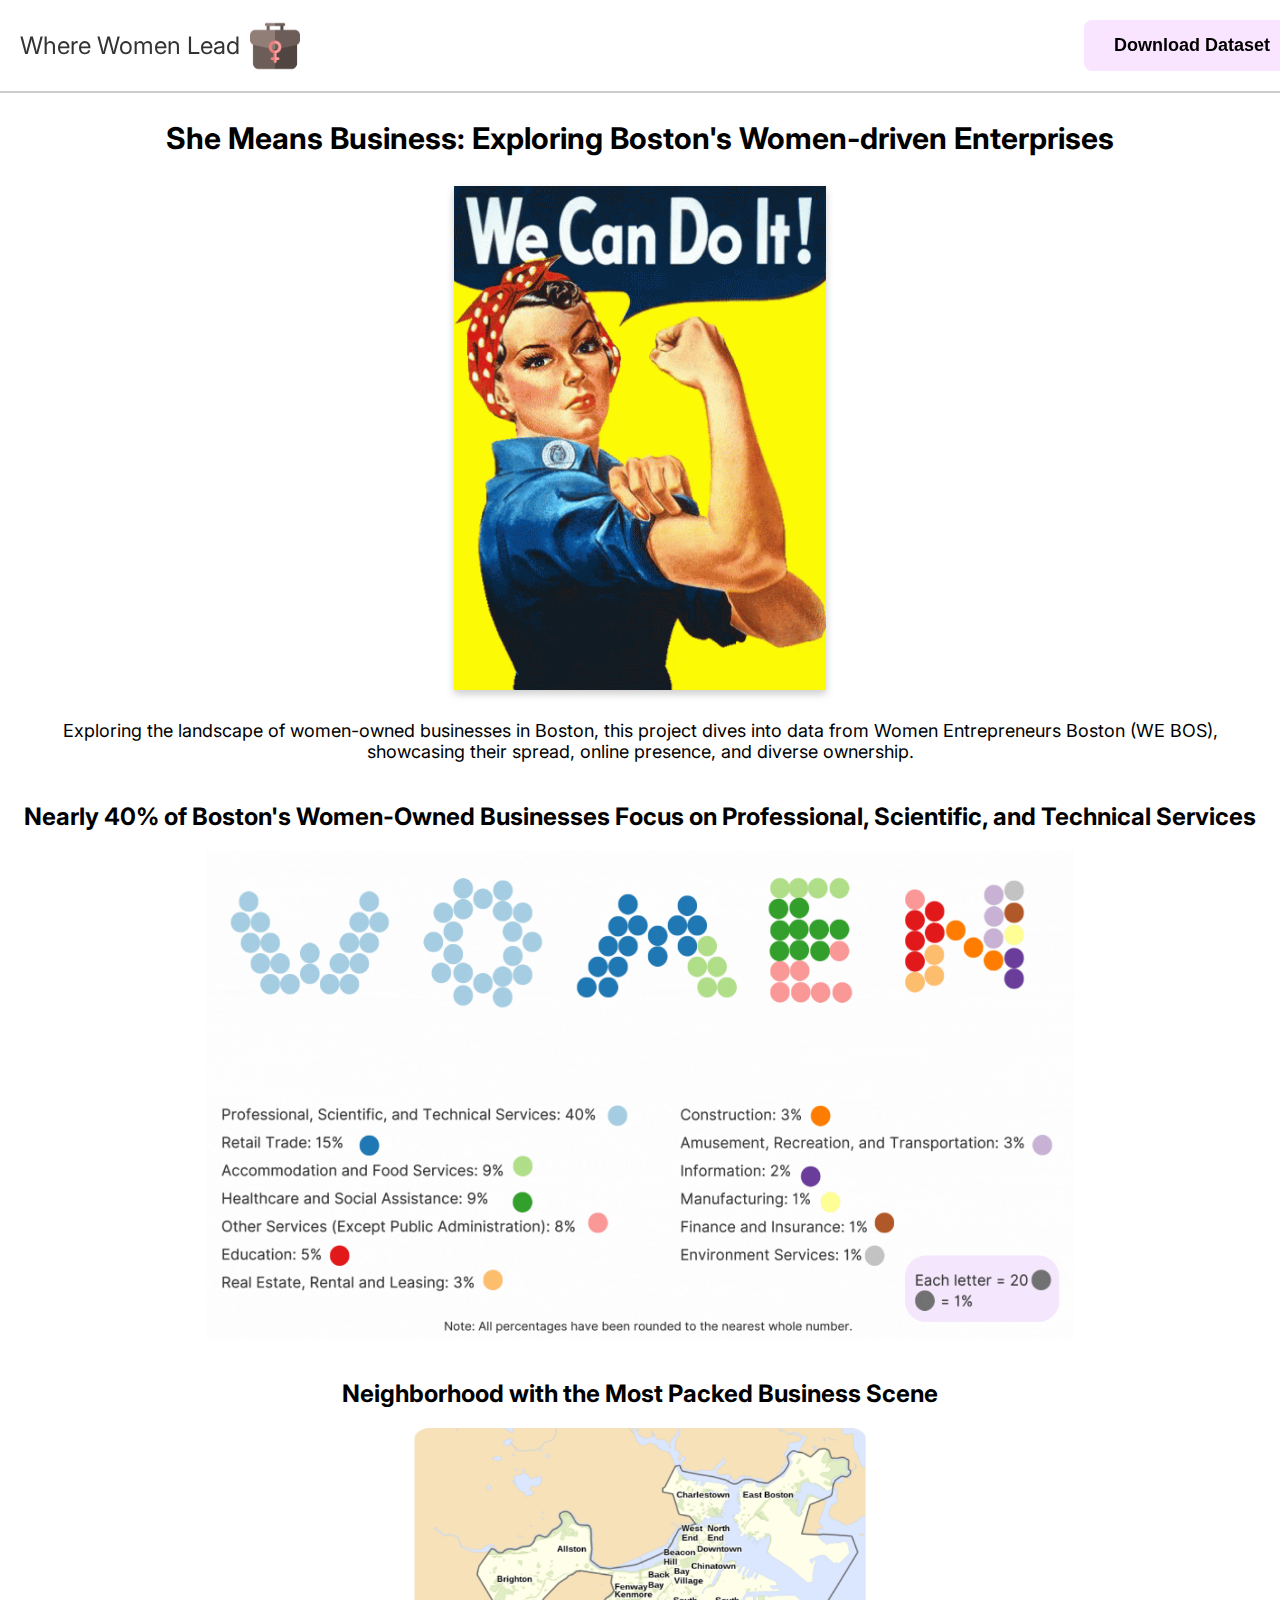
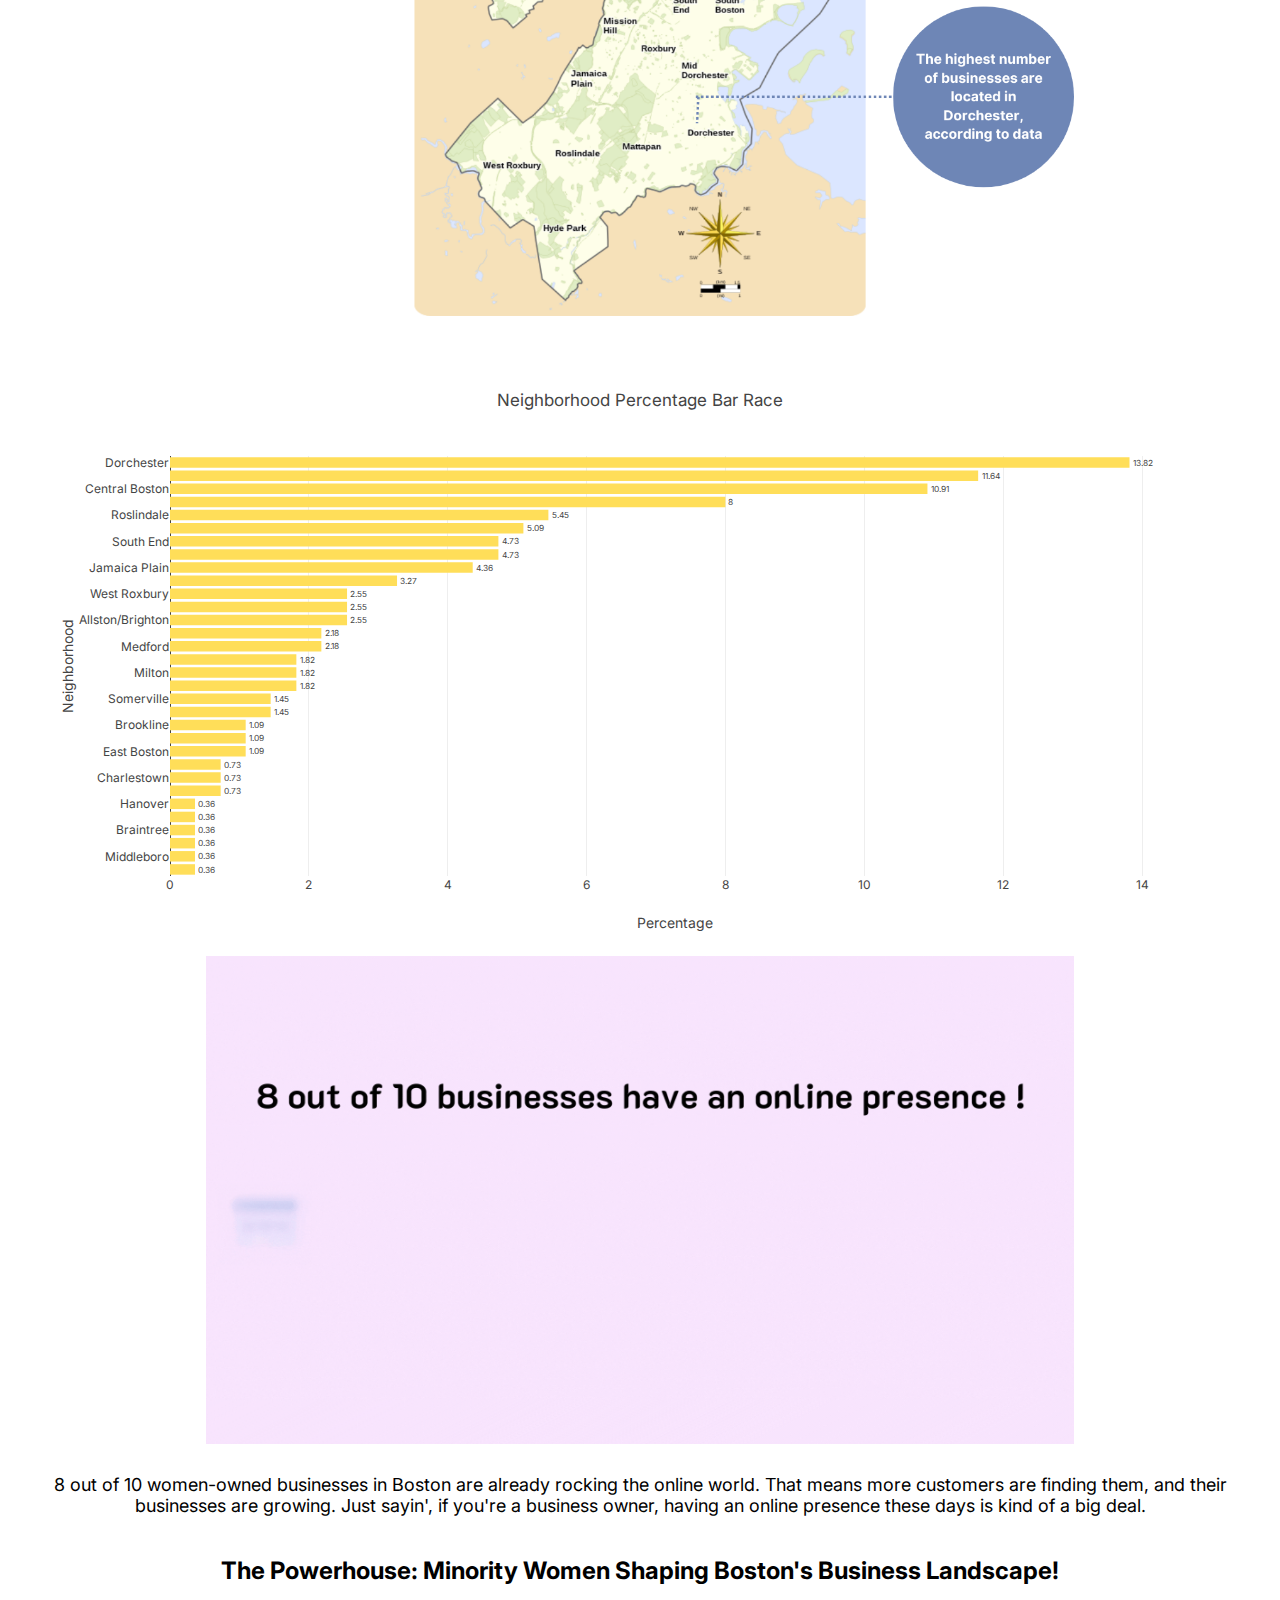
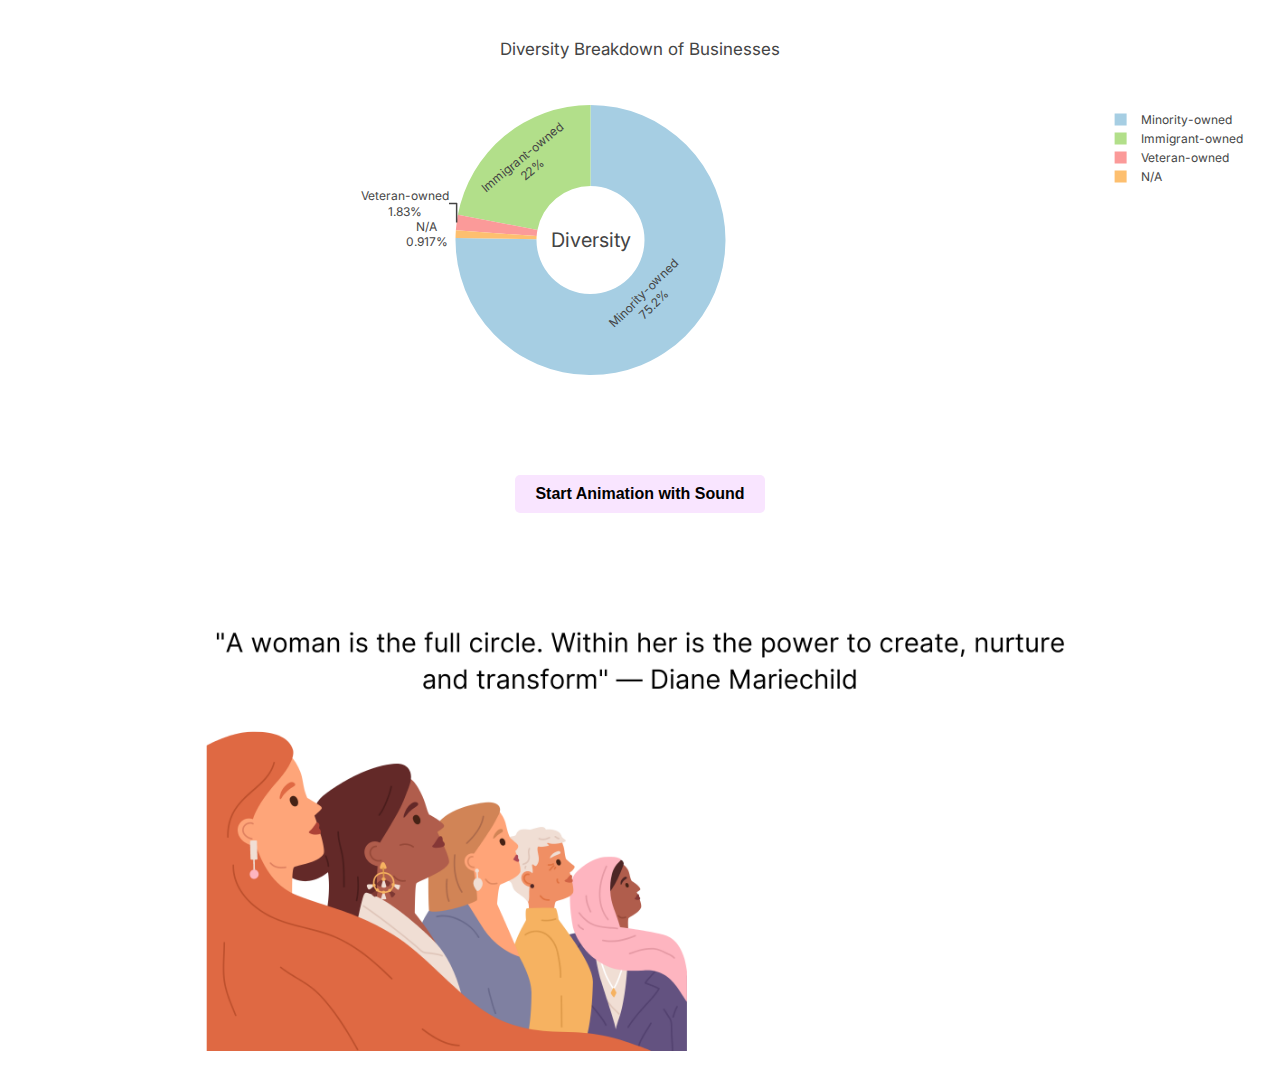
<file: Women_owned_Businesses/index.html>
<!DOCTYPE html>
<html lang="en">

<head>
    <meta charset="UTF-8">
    <meta name="viewport" content="width=device-width, initial-scale=1.0">
    <title>Women Owned Businesses:Boston</title>
    <link href="https://fonts.googleapis.com/css2?family=Inter:wght@100;200;300;400;500;600;700;800;900&display=swap"
        rel="stylesheet">
    <link rel="stylesheet" href="styles.css">
    <style>
        #start-animation {
            display: inline-block;
            margin: 20px auto 0;
            padding: 10px 20px;
            font-size: 16px;
            font-weight: bold;
            color: black;
            background-color: #F9E5FF;
            border: none;
            border-radius: 5px;
            cursor: pointer;
            text-align: center;
        }

        #start-animation:hover {
            background-color: #e1ccf1;
        }

        .dropdown {
            position: relative;
            display: inline-block;
            margin-left: auto;
        }

        .dropbtn {
            background-color: #F9E5FF;
            color: black;
            padding: 15px 30px;
            /* Increased size */
            font-size: 18px;
            /* Increased font size */
            font-weight: bold;
            border: none;
            border-radius: 8px;
            cursor: pointer;
        }

        .dropdown-content {
            display: none;
            position: absolute;
            background-color: #f9f9f9;
            min-width: 160px;
            box-shadow: 0px 8px 16px 0px rgba(0, 0, 0, 0.2);
            z-index: 1;
            border-radius: 8px;
            overflow: hidden;
        }

        .dropdown-content a {
            color: black;
            padding: 12px 16px;
            text-decoration: none;
            display: block;
            font-family: 'Inter', sans-serif;
            font-size: 14px;
            /* Smaller font size for dropdown items */
        }

        .dropdown-content a:hover {
            background-color: #f1f1f1;
        }

        .dropdown:hover .dropdown-content {
            display: block;
        }

        .dropdown:hover .dropbtn {
            background-color: #e1ccf1;
        }

        body {
            scroll-behavior: smooth;
        }

        .fade-in {
            animation: fadeIn 2s;
        }

        @keyframes fadeIn {
            from {
                opacity: 0;
            }

            to {
                opacity: 1;
            }
        }
    </style>
</head>

<body>
    <header id="mainHeader">
        <span>Where Women Lead</span>
        <img src="logo.png" alt="Logo" id="logo">
        <div class="dropdown">
            <button class="dropbtn">Download Dataset</button>
            <div class="dropdown-content">
                <a href="cleaned_dataset.csv" download>Cleaned Dataset</a>
                <a href="original_dataset.csv" download>Original Dataset</a>
            </div>
        </div>
    </header>
    <div class="content">
        <h1>She Means Business: Exploring Boston's Women-driven Enterprises</h1>
        <div class="image-container">
            <img src="Rosie the Riveter Illustration.gif" alt="Rosie the Riveter Illustration"
                class="content-image first-image">
        </div>
        <p>Exploring the landscape of women-owned businesses in Boston, this project dives into data from Women
            Entrepreneurs Boston (WE BOS), showcasing their spread, online presence, and diverse ownership.</p>
        <h2>Nearly 40% of Boston's Women-Owned Businesses Focus on Professional, Scientific, and Technical Services</h2>
        <div class="image-container second-image-container">
            <img src="Business types.gif" alt="Business types break down" class="content-image second-image">
        </div>
        <h2>Neighborhood with the Most Packed Business Scene</h2>
        <div class="image-container second-image-container">
            <img src="Map.png" alt="Neighborhood with the Most Packed Business Scene"
                class="content-image second-image">
        </div>
        <div id="bar-race" style="width: 100%; height: 600px; margin-top: 40px;" class="fade-in"></div>
        <div class="image-container second-image-container">
            <img src="Online presence.gif" alt="Online presence" class="content-image second-image">
        </div>
        <p>8 out of 10 women-owned businesses in Boston are already rocking the online world. That means more customers
            are finding them, and their businesses are growing. Just sayin', if you're a business owner, having an
            online
            presence these days is kind of a big deal.</p>
        <h2>The Powerhouse: Minority Women Shaping Boston's Business Landscape!</h2>
        <div id="donut-chart" class="fade-in"></div>
        <button id="start-animation">Start Animation with Sound</button>
        <div class="image-container second-image-container"></div>
        <img src="Diversity.png" alt="Diversity Image" class="content-image second-image" style="margin-top: 20px;">
    </div>
    <audio id="chart-sound" src="winning.mp3"></audio>
    </div>
    <script src="script.js"></script>
    <script src="https://cdn.plot.ly/plotly-latest.min.js"></script>
    <script>
        // Data for the bar race
        const neighborhoods = [
            "Dorchester", "Back Bay/Beacon Hill", "Central Boston", "Roxbury",
            "Roslindale", "South Boston", "South End", "Hyde Park", "Jamaica Plain",
            "Mattapan", "West Roxbury", "Fenway/Kenmore", "Allston/Brighton", "Brockton",
            "Medford", "Melrose", "Milton", "Cambridge", "Somerville", "Quincy",
            "Brookline", "Malden", "East Boston", "Everett", "Charlestown", "Randolph",
            "Hanover", "Revere", "Braintree", "North Easton", "Middleboro", "Winthrop"
        ];

        const percentages = [
            13.82, 11.64, 10.91, 8.00, 5.45, 5.09, 4.73, 4.73, 4.36,
            3.27, 2.55, 2.55, 2.55, 2.18, 2.18, 1.82, 1.82, 1.82, 1.45,
            1.45, 1.09, 1.09, 1.09, 0.73, 0.73, 0.73, 0.36, 0.36, 0.36,
            0.36, 0.36, 0.36
        ];

        // Function to update the plot
        function updatePlot(frame) {
            const sortedData = frame.map((value, index) => [neighborhoods[index], value])
                .sort((a, b) => b[1] - a[1]);

            const sortedNeighborhoods = sortedData.map(item => item[0]);
            const sortedPercentages = sortedData.map(item => item[1]);

            Plotly.update('bar-race', {
                x: [sortedPercentages],
                y: [sortedNeighborhoods],
                text: [sortedPercentages.map(String)],
                textposition: 'outside'
            });
        }

        // Initial plot setup
        Plotly.newPlot('bar-race', [{
            type: 'bar',
            x: percentages,
            y: neighborhoods,
            orientation: 'h',
            text: percentages.map(String),
            textposition: 'outside',
            marker: {
                color: '#FFDE59'
            }
        }], {
            title: 'Neighborhood Percentage Bar Race',
            xaxis: { title: 'Percentage' },
            yaxis: { title: 'Neighborhood', autorange: 'reversed' },
            margin: { l: 150 }, // Increased left margin
            showlegend: false,
            font: {
                family: 'Inter, sans-serif'
            }
        });

        // Simulate the bar race
        let frame = percentages.map(p => p / 20); // start with lower values for the animation effect
        const totalFrames = 20;
        const interval = 200;

        function animate() {
            let currentFrame = 0;
            const intervalId = setInterval(() => {
                if (currentFrame < totalFrames) {
                    frame = frame.map((value, index) => Math.min(percentages[index], value + percentages[index] / totalFrames));
                    updatePlot(frame);
                    currentFrame++;
                } else {
                    clearInterval(intervalId);
                }
            }, interval);
        }

        const observerBarRace = new IntersectionObserver(entries => {
            entries.forEach(entry => {
                if (entry.isIntersecting) {
                    animate();
                    observerBarRace.unobserve(entry.target);
                }
            });
        });

        observerBarRace.observe(document.getElementById('bar-race'));
    </script>
    <script>
        // Data for the donut chart
        const labels = ['Minority-owned', 'Immigrant-owned', 'Veteran-owned', 'N/A'];
        const values = [164, 48, 4, 2];
        const colors = ['#a6cee3', '#b2df8a', '#fb9a99', '#fdbf6f'];

        const data = [{
            type: 'pie',
            labels: labels,
            values: values,
            hole: 0.4,
            textinfo: 'label+percent',
            hoverinfo: 'label+percent+value',
            marker: { colors: colors },
            sort: false
        }];

        const layout = {
            title: 'Diversity Breakdown of Businesses',
            annotations: [{
                font: { size: 20 },
                showarrow: false,
                text: 'Diversity',
                x: 0.5,
                y: 0.5
            }],
            showlegend: true,
            font: {
                family: 'Inter, sans-serif' // Set the font to Inter
            }
        };

        // Initialize the plot
        Plotly.newPlot('donut-chart', data, layout);

        // Add sound element
        const chartSound = document.getElementById('chart-sound');

        // Animate the filling of the donut chart
        let currentValue = 0;
        const totalValue = values.reduce((a, b) => a + b, 0);
        const increment = 1;

        function animateDonutChart() {
            if (currentValue === 0) {
                chartSound.play(); // Play sound when animation starts
            }
            if (currentValue < totalValue) {
                currentValue += increment;
                const currentValues = values.map(value => Math.min(value, currentValue));

                Plotly.animate('donut-chart', {
                    data: [{
                        values: currentValues
                    }],
                    traces: [0],
                    layout: {}
                }, {
                    transition: {
                        duration: 50
                    },
                    frame: {
                        duration: 50,
                        redraw: true
                    }
                });

                requestAnimationFrame(animateDonutChart);
            } else {
                // Ensure the final state is displayed correctly
                Plotly.animate('donut-chart', {
                    data: [{
                        values: values
                    }],
                    traces: [0],
                    layout: {}
                }, {
                    transition: {
                        duration: 50
                    },
                    frame: {
                        duration: 50,
                        redraw: true
                    }
                });
            }
        }

        const observerDonutChart = new IntersectionObserver(entries => {
            entries.forEach(entry => {
                if (entry.isIntersecting) {
                    animateDonutChart();
                    observerDonutChart.unobserve(entry.target);
                }
            });
        });

        observerDonutChart.observe(document.getElementById('donut-chart'));
    </script>
</body>

</html>
</file>
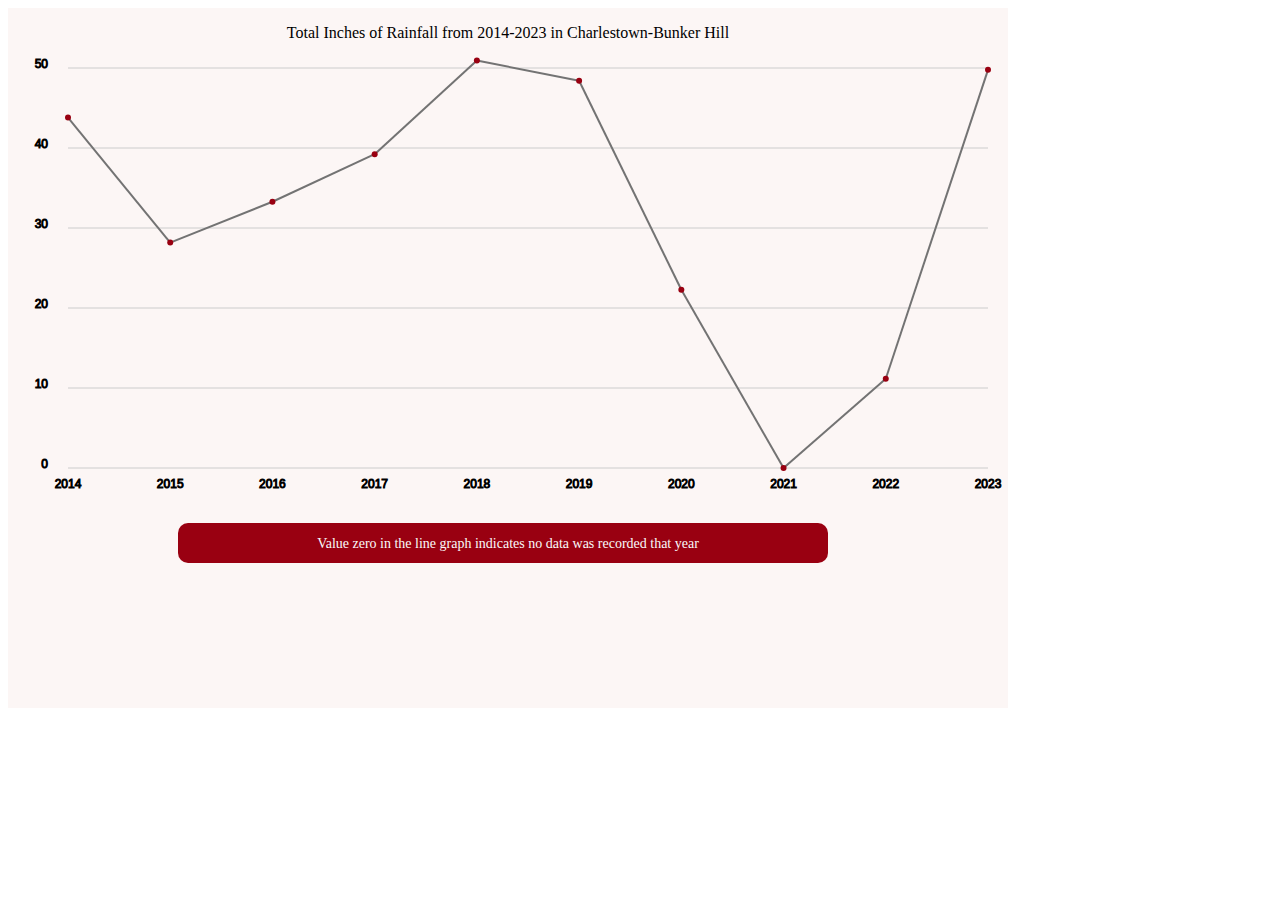
<file: Rainfall Data - Charlestown - Bunker Hill/SVGfile.html>
<!DOCTYPE html>
<html lang="en">
<head>
    <meta charset="UTF-8">
    <meta name="viewport" content="width=device-width, initial-scale=1.0">
    <title>Rainfall Chart</title>
</head>
<body>
    <svg width="1000" height="700" xmlns="http://www.w3.org/2000/svg">
        <rect width="100%" height="100%" fill="#fcf6f5" />
        <line x1="60" y1="460.0" x2="980" y2="460.0" stroke="#ccc" stroke-width="1" />
        <line x1="60" y1="380.0" x2="980" y2="380.0" stroke="#ccc" stroke-width="1" />
        <line x1="60" y1="300.0" x2="980" y2="300.0" stroke="#ccc" stroke-width="1" />
        <line x1="60" y1="220.0" x2="980" y2="220.0" stroke="#ccc" stroke-width="1" />
        <line x1="60" y1="140.0" x2="980" y2="140.0" stroke="#ccc" stroke-width="1" />
        <line x1="60" y1="60.0" x2="980" y2="60.0" stroke="#ccc" stroke-width="1" />
        <line x1="60.0" y1="109.60000000000002" x2="162.22222222222223" y2="234.56" stroke="#737373" stroke-width="2" />
        <line x1="162.22222222222223" y1="234.56" x2="264.44444444444446" y2="193.76" stroke="#737373" stroke-width="2" />
        <line x1="264.44444444444446" y1="193.76" x2="366.6666666666667" y2="146.16000000000003" stroke="#737373" stroke-width="2" />
        <line x1="366.6666666666667" y1="146.16000000000003" x2="468.8888888888889" y2="52.48000000000002" stroke="#737373" stroke-width="2" />
        <line x1="468.8888888888889" y1="52.48000000000002" x2="571.1111111111111" y2="72.80000000000001" stroke="#737373" stroke-width="2" />
        <line x1="571.1111111111111" y1="72.80000000000001" x2="673.3333333333334" y2="281.76" stroke="#737373" stroke-width="2" />
        <line x1="673.3333333333334" y1="281.76" x2="775.5555555555557" y2="460.0" stroke="#737373" stroke-width="2" />
        <line x1="775.5555555555557" y1="460.0" x2="877.7777777777778" y2="370.72" stroke="#737373" stroke-width="2" />
        <line x1="877.7777777777778" y1="370.72" x2="980.0" y2="61.839999999999975" stroke="#737373" stroke-width="2" />
        <circle cx="60.0" cy="109.60000000000002" r="3" fill="#990011" />
        <circle cx="162.22222222222223" cy="234.56" r="3" fill="#990011" />
        <circle cx="264.44444444444446" cy="193.76" r="3" fill="#990011" />
        <circle cx="366.6666666666667" cy="146.16000000000003" r="3" fill="#990011" />
        <circle cx="468.8888888888889" cy="52.48000000000002" r="3" fill="#990011" />
        <circle cx="571.1111111111111" cy="72.80000000000001" r="3" fill="#990011" />
        <circle cx="673.3333333333334" cy="281.76" r="3" fill="#990011" />
        <circle cx="775.5555555555557" cy="460.0" r="3" fill="#990011" />
        <circle cx="877.7777777777778" cy="370.72" r="3" fill="#990011" />
        <circle cx="980.0" cy="61.839999999999975" r="3" fill="#990011" />
        <text x="500.0" y="30" font-family="Impact" font-size="16" text-anchor="middle" stroke="#black">Total Inches of Rainfall from 2014-2023 in Charlestown-Bunker Hill</text>

        <!-- X Axis Labels -->
        <text x="60" y="480" font-family="Arial" font-size="12" text-anchor="middle" stroke="black">2014</text>
        <text x="162.22222222222223" y="480" font-family="Arial" font-size="12" text-anchor="middle"  stroke="black">2015</text>
        <text x="264.44444444444446" y="480" font-family="Arial" font-size="12" text-anchor="middle"  stroke="black">2016</text>
        <text x="366.6666666666667" y="480" font-family="Arial" font-size="12" text-anchor="middle"  stroke="black">2017</text>
        <text x="468.8888888888889" y="480" font-family="Arial" font-size="12" text-anchor="middle"  stroke="black">2018</text>
        <text x="571.1111111111111" y="480" font-family="Arial" font-size="12" text-anchor="middle"  stroke="black">2019</text>
        <text x="673.3333333333334" y="480" font-family="Arial" font-size="12" text-anchor="middle"  stroke="black">2020</text>
        <text x="775.5555555555557" y="480" font-family="Arial" font-size="12" text-anchor="middle"  stroke="black">2021</text>
        <text x="877.7777777777778" y="480" font-family="Arial" font-size="12" text-anchor="middle"  stroke="black">2022</text>
        <text x="980" y="480" font-family="Arial" font-size="12" text-anchor="middle"  stroke="black">2023</text>

        <!-- Y Axis Labels -->
        <text x="40" y="460" font-family="Arial" font-size="12" text-anchor="end" stroke="black">0</text>
        <text x="40" y="380" font-family="Arial" font-size="12" text-anchor="end" stroke="black">10</text>
        <text x="40" y="300" font-family="Arial" font-size="12" text-anchor="end" stroke="black">20</text>
        <text x="40" y="220" font-family="Arial" font-size="12" text-anchor="end" stroke="black">30</text>
        <text x="40" y="140" font-family="Arial" font-size="12" text-anchor="end" stroke="black">40</text>
        <text x="40" y="60" font-family="Arial" font-size="12" text-anchor="end" stroke="black">50</text>

        <!-- Additional Information Rectangle and Text -->
        <rect x="170" y="515" width="650" height="40" fill="#990011" rx="10" ry="10" />
        <text x="500" y="540" font-family="Impact" font-size="14" fill="#F9F9F9" text-anchor="middle">Value zero in the line graph indicates no data was recorded that year</text>
    </svg>
</body>
</html>
</file>
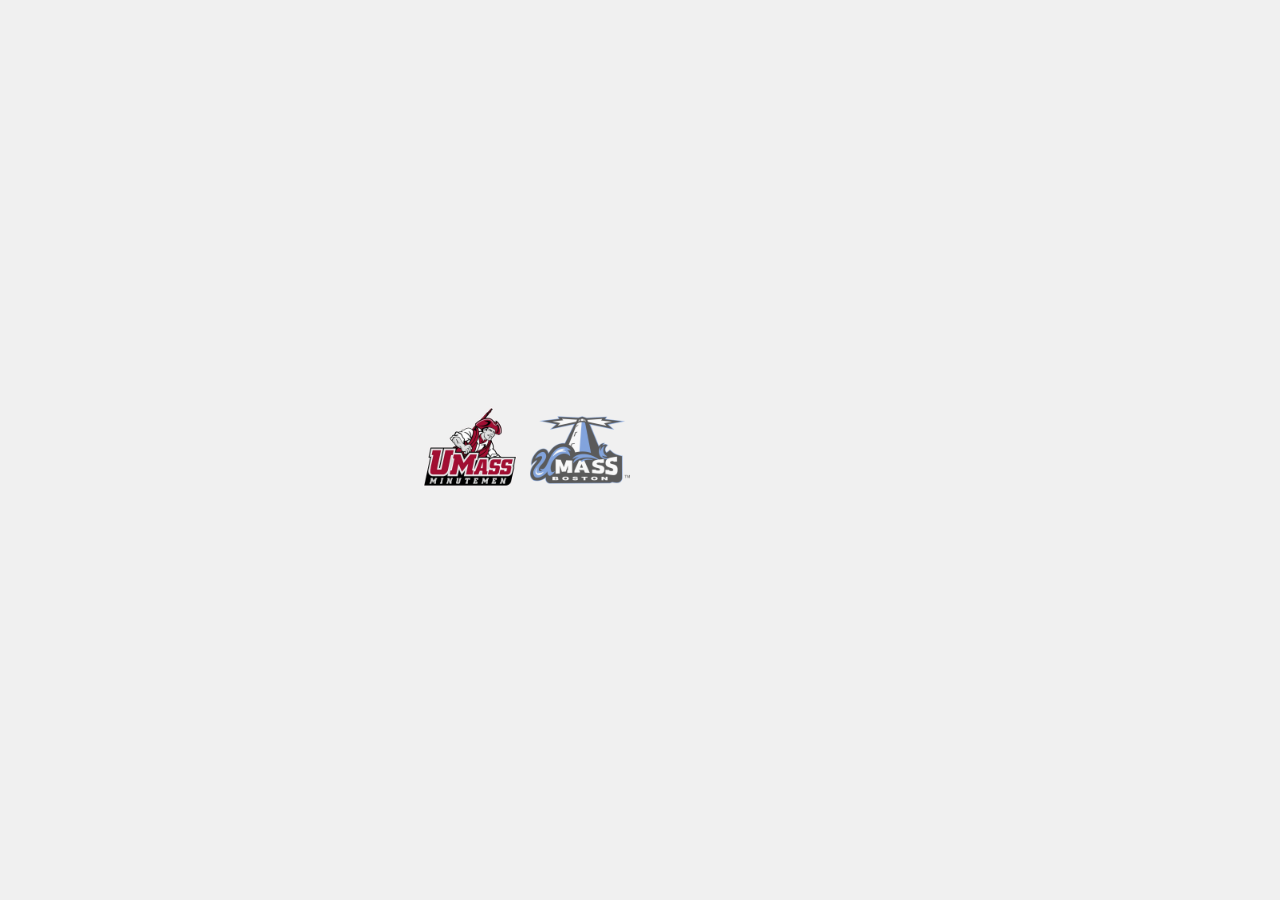
<file: Umass-campus-comparison/loading.html>
<!DOCTYPE html>
<html lang="en">

<head>
    <meta charset="UTF-8">
    <meta name="viewport" content="width=device-width, initial-scale=1.0">
    <title>Horizontal Loading Animation</title>
    <link rel="stylesheet" href="styles.css">
</head>

<body>
    <div id="loading">
        <ul>
            <li class="img-bullet"><img src="UA.png" alt="Dummy Image 1"></li>
            <li class="img-bullet"><img src="UB.png" alt="Dummy Image 2"></li>
            <li class="img-bullet"><img src="UD.png" alt="Dummy Image 3"></li>
            <li class="img-bullet"><img src="UL.png" alt="Dummy Image 4"></li>
        </ul>
    </div>
    <div id="main-content" style="display:none;">
        <h1 style="font-family: Helvetica; text-align: center;">Best UMass Campus to Work For?</h1>
        <p>This is the actual information after the loading sequence.</p>
    </div>

    <script src="https://cdnjs.cloudflare.com/ajax/libs/gsap/3.10.4/gsap.min.js"></script>
    <script src="script.js"></script>
</body>

</html>
</file>
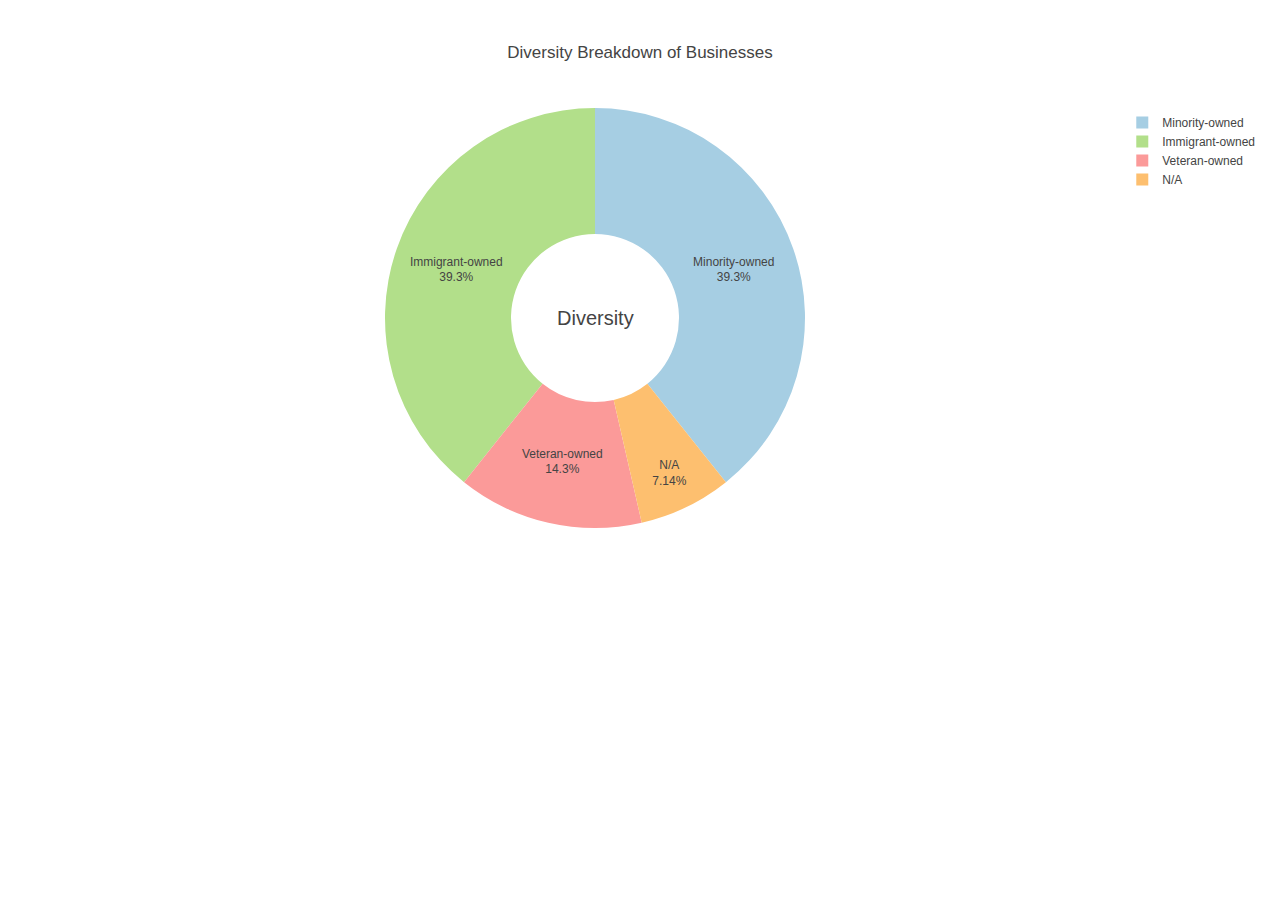
<file: Women_owned_Businesses/trail.html>
<!DOCTYPE html>
<html lang="en">

<head>
    <meta charset="UTF-8">
    <meta name="viewport" content="width=device-width, initial-scale=1.0">
    <title>Diversity Donut Chart</title>
    <script src="https://cdn.plot.ly/plotly-latest.min.js"></script>
    <link href="https://fonts.googleapis.com/css2?family=Inter:wght@400;600&display=swap" rel="stylesheet">
    <style>
        body {
            font-family: 'Inter', sans-serif;
        }

        #donut-chart {
            width: 100%;
            height: 600px;
        }
    </style>
</head>

<body>
    <div id="donut-chart"></div>
    <script>
        // Data for the donut chart
        const labels = ['Minority-owned', 'Immigrant-owned', 'Veteran-owned', 'N/A'];
        const values = [164, 48, 4, 2];
        const colors = ['#a6cee3', '#b2df8a', '#fb9a99', '#fdbf6f'];

        const data = [{
            type: 'pie',
            labels: labels,
            values: values,
            hole: 0.4,
            textinfo: 'label+percent',
            hoverinfo: 'label+percent+value',
            marker: { colors: colors },
            sort: false
        }];

        // Layout for the donut chart
        const layout = {
            title: 'Diversity Breakdown of Businesses',
            annotations: [{
                font: { size: 20 },
                showarrow: false,
                text: 'Diversity',
                x: 0.5,
                y: 0.5
            }],
            showlegend: true
        };

        // Initialize the plot
        Plotly.newPlot('donut-chart', data, layout);

        // Animate the filling of the donut chart
        let currentValue = 0;
        const totalValue = values.reduce((a, b) => a + b, 0);
        const increment = 1;

        function animate() {
            if (currentValue < totalValue) {
                currentValue += increment;
                const currentValues = values.map(value => Math.min(value, currentValue));

                Plotly.animate('donut-chart', {
                    data: [{ values: currentValues }],
                    traces: [0],
                    layout: {}
                }, {
                    transition: { duration: 50 },
                    frame: { duration: 50, redraw: true }
                });

                requestAnimationFrame(animate);
            } else {
                // Ensure the final state is displayed correctly
                Plotly.animate('donut-chart', {
                    data: [{ values: values }],
                    traces: [0],
                    layout: {}
                }, {
                    transition: { duration: 50 },
                    frame: { duration: 50, redraw: true }
                });
            }
        }

        // Start the animation
        requestAnimationFrame(animate);
    </script>
</body>

</html>
</file>
<file: Women_owned_Businesses/styles.css>
body,
html {
    margin: 0;
    padding: 0;
    font-family: 'Inter', sans-serif;
    scroll-behavior: smooth;
    /* Smooth scroll behavior */
}

#mainHeader {
    position: fixed;
    top: 0;
    left: 0;
    width: 100%;
    background-color: rgba(255, 255, 255, 0.95);
    color: #333;
    padding: 20px;
    display: flex;
    align-items: center;
    transition: all 0.5s ease;
    border-bottom: 2px solid #ccc;
    z-index: 1000;
    backdrop-filter: blur(5px);
    font-size: 24px;
}

#mainHeader span {
    margin-right: 10px;
    /* Space between text and logo */
}

#mainHeader.small {
    padding: 10px 20px;
    font-size: 18px;
}

#logo {
    height: 50px;
    transition: all 0.5s ease;
}

#mainHeader.small #logo {
    height: 30px;
}

.content {
    margin-top: 80px;
    padding: 20px;
    text-align: center;
}

.content h1 {
    font-size: 30px;
    margin-bottom: 30px;
    /* Gap between h1 and images */
}

.image-container {
    display: flex;
    justify-content: center;
    gap: 20px;
    /* Space between images */
    margin-bottom: 30px;
    /* Gap between images and paragraph */
}

.content-image {
    width: 30%;
    height: auto;
    max-width: 30%;
    box-shadow: 0 4px 8px rgba(0, 0, 0, 0.2);
    /* Added shadow */
}

.second-image-container {
    display: flex;
    justify-content: center;
    margin-bottom: 30px;
}

.second-image {
    width: 70%;
    height: auto;
    max-width: 70%;
    box-shadow: none;
    /* Remove shadow for the stretched image */
    margin: 0;
    /* Ensure there's no margin */
}

.content p {
    font-size: 18px;
    margin-top: 20px;
}

.content h2 {
    font-size: 24px;
    margin-top: 40px;
    margin-bottom: 20px;
}

.fade-in {
    animation: fadeIn 2s;
}

@keyframes fadeIn {
    from {
        opacity: 0;
    }

    to {
        opacity: 1;
    }
}
</file>
<file: Umass-campus-comparison/styles.css>
body,
html {
    margin: 0;
    padding: 0;
    width: 100%;
    height: 100%;
    display: flex;
    flex-direction: column;
    /* Aligns children (loading and main-content) in a column */
    justify-content: center;
    align-items: center;
    background: #f0f0f0;
    font-family: "Helvetica", Arial, sans-serif;
    /* Sets the Helvetica font */
}

#loading ul {
    list-style: none;
    display: flex;
    padding: 0;
}

.img-bullet {
    opacity: 0;
    margin-right: 10px;
    /* Space between images */
}

img {
    width: 100px;
    height: 100px;
    display: block;
}

#main-content {
    text-align: center;
    width: 100%;
    /* Ensures content spans the full width */
    display: none;
    /* Keeps content hidden during loading */
}
</file>
